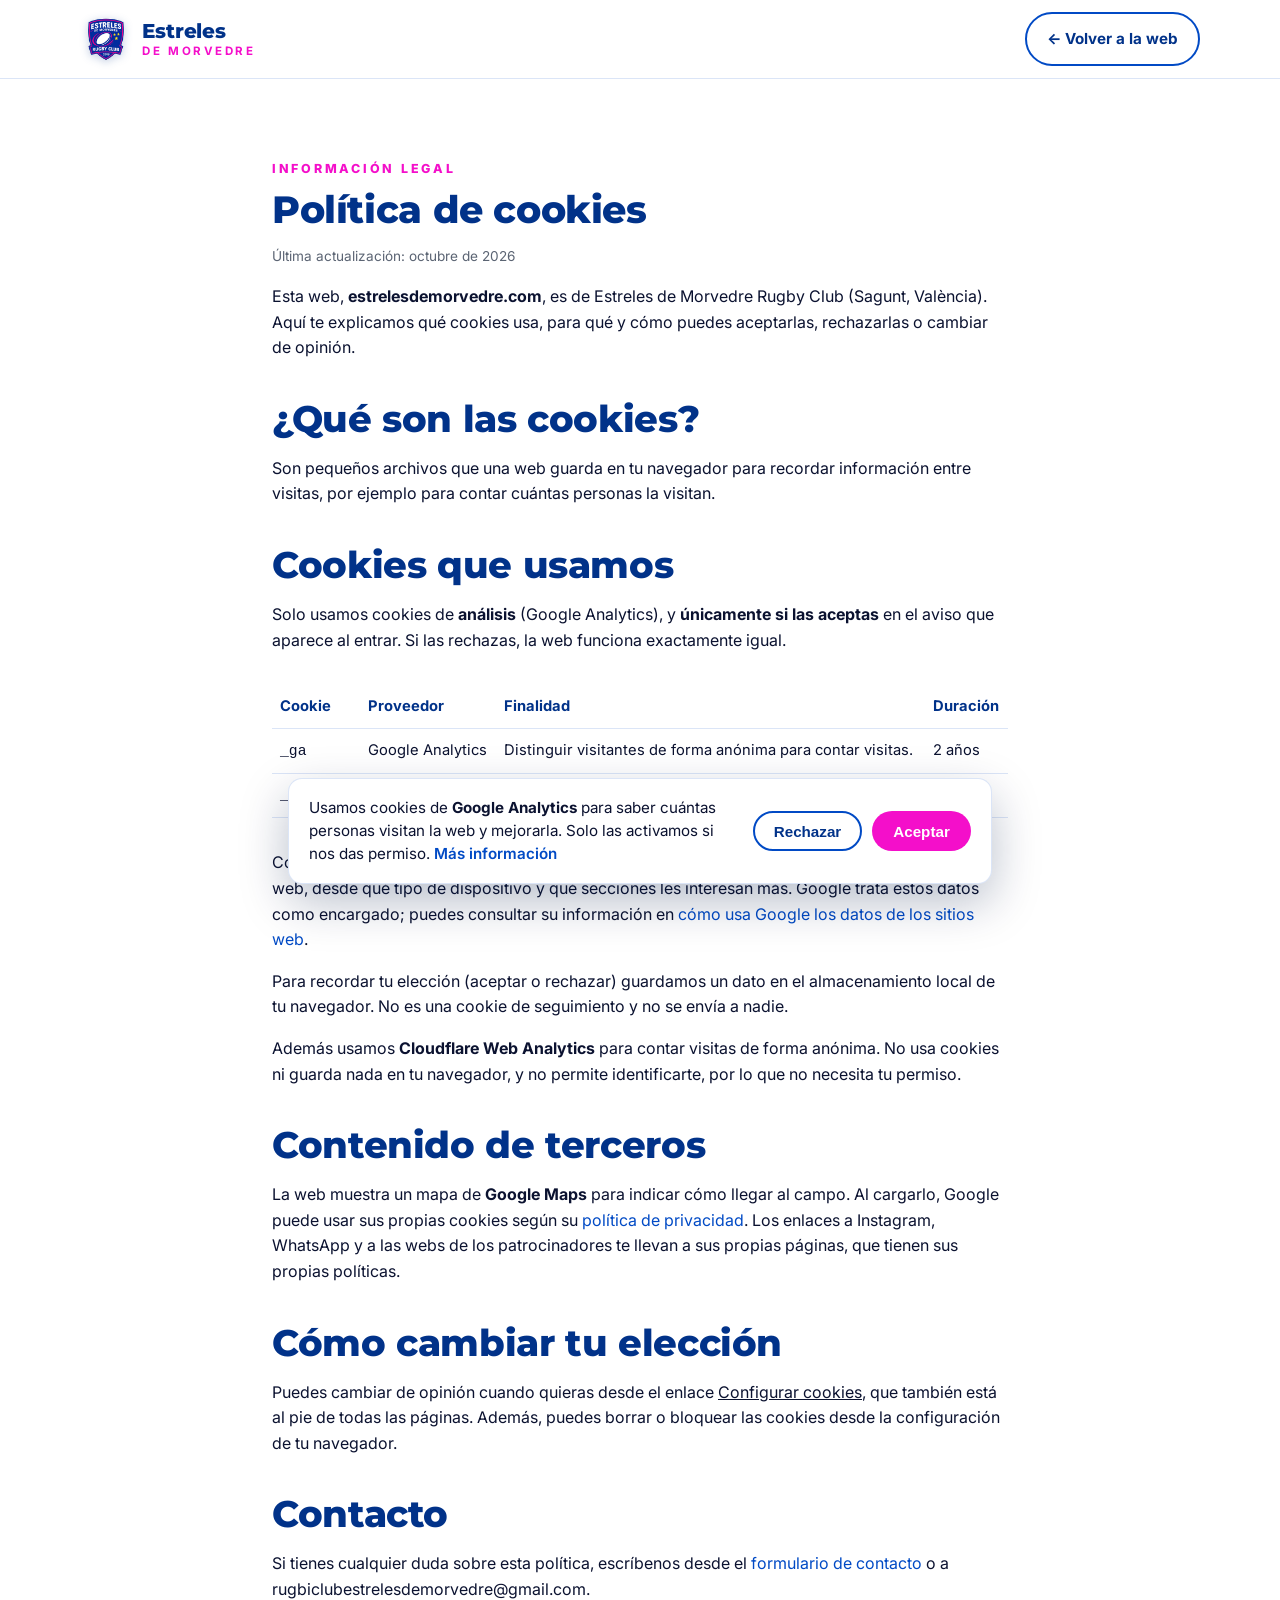
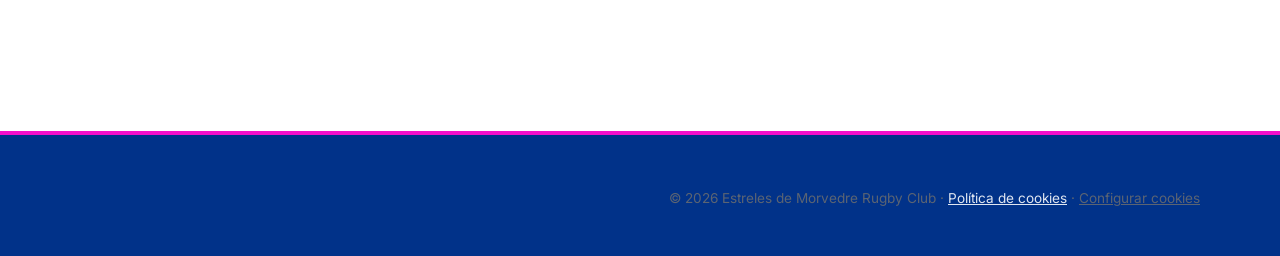
<file: cookies.html>
<!doctype html>
<html lang="es">
<head>
  <meta charset="utf-8" />
  <meta name="viewport" content="width=device-width, initial-scale=1" />
  <title>Política de cookies · Estreles de Morvedre Rugby Club</title>
  <meta name="description" content="Qué cookies usa la web de Estreles de Morvedre Rugby Club y cómo gestionarlas." />
  <meta name="theme-color" content="#014AC5" />
  <meta name="format-detection" content="email=no" />
  <meta name="robots" content="noindex, follow" />
  <link rel="canonical" href="https://estrelesdemorvedre.com/cookies.html" />
  <link rel="icon" href="favicon.ico" sizes="16x16 32x32 48x48" />
  <link rel="icon" href="favicon-192.png" type="image/png" sizes="192x192" />
  <link rel="apple-touch-icon" href="apple-touch-icon.png" />
  <link rel="preconnect" href="https://fonts.googleapis.com" />
  <link rel="preconnect" href="https://fonts.gstatic.com" crossorigin />
  <link href="https://fonts.googleapis.com/css2?family=Montserrat:wght@800&family=Inter:wght@400;500;700;800&display=swap" rel="stylesheet" />
  <link rel="stylesheet" href="assets/css/styles.css?v=202610171900" />
  <style>
    .legal { max-width: 46rem; }
    .legal h1 { font-family: var(--font-display); font-weight: 800; color: var(--blue-deep); font-size: clamp(1.8rem, 4vw, 2.4rem); line-height: 1.15; margin: .25rem 0 .5rem; letter-spacing: -.01em; }
    .legal h2 { margin-top: 2.25rem; }
    .legal table { width: 100%; border-collapse: collapse; margin: 1rem 0; font-size: .92rem; }
    .legal th, .legal td { text-align: left; padding: .6rem .5rem; border-bottom: 1px solid var(--line); vertical-align: top; }
    .legal th { color: var(--blue-deep); }
    .legal .table-wrap { overflow-x: auto; }
  </style>
</head>
<body>
  <header class="site-header">
    <div class="container nav-wrap">
      <a href="./" class="brand" aria-label="Estreles de Morvedre Rugby Club, inicio">
        <img class="brand-mark" src="assets/img/escudo.png" alt="" width="56" height="56" />
        <span class="brand-text">
          <strong>Estreles</strong>
          <em>de Morvedre</em>
        </span>
      </a>
      <a class="btn btn-ghost-blue" href="./">← Volver a la web</a>
    </div>
  </header>

  <main class="section">
    <div class="container legal">
      <p class="eyebrow">Información legal</p>
      <h1>Política de cookies</h1>
      <p class="muted small">Última actualización: octubre de 2026</p>

      <p>
        Esta web, <strong>estrelesdemorvedre.com</strong>, es de Estreles de
        Morvedre Rugby Club (Sagunt, València). Aquí te explicamos qué
        cookies usa, para qué y cómo puedes aceptarlas, rechazarlas o
        cambiar de opinión.
      </p>

      <h2>¿Qué son las cookies?</h2>
      <p>
        Son pequeños archivos que una web guarda en tu navegador para
        recordar información entre visitas, por ejemplo para contar cuántas
        personas la visitan.
      </p>

      <h2>Cookies que usamos</h2>
      <p>
        Solo usamos cookies de <strong>análisis</strong> (Google Analytics),
        y <strong>únicamente si las aceptas</strong> en el aviso que aparece
        al entrar. Si las rechazas, la web funciona exactamente igual.
      </p>
      <div class="table-wrap">
        <table>
          <thead>
            <tr><th>Cookie</th><th>Proveedor</th><th>Finalidad</th><th>Duración</th></tr>
          </thead>
          <tbody>
            <tr><td><code>_ga</code></td><td>Google Analytics</td><td>Distinguir visitantes de forma anónima para contar visitas.</td><td>2 años</td></tr>
            <tr><td><code>_ga_&lt;ID&gt;</code></td><td>Google Analytics</td><td>Mantener el estado de la visita (páginas vistas, duración).</td><td>2 años</td></tr>
          </tbody>
        </table>
      </div>
      <p>
        Con estas cookies sabemos, de forma agregada y sin identificarte,
        cuántas personas visitan la web, desde qué tipo de dispositivo y qué
        secciones les interesan más. Google trata estos datos como
        encargado; puedes consultar su información en
        <a href="https://policies.google.com/technologies/partner-sites" target="_blank" rel="noopener">cómo usa Google los datos de los sitios web</a>.
      </p>
      <p>
        Para recordar tu elección (aceptar o rechazar) guardamos un dato en
        el almacenamiento local de tu navegador. No es una cookie de
        seguimiento y no se envía a nadie.
      </p>
      <p>
        Además usamos <strong>Cloudflare Web Analytics</strong> para contar
        visitas de forma anónima. No usa cookies ni guarda nada en tu
        navegador, y no permite identificarte, por lo que no necesita tu
        permiso.
      </p>

      <h2>Contenido de terceros</h2>
      <p>
        La web muestra un mapa de <strong>Google Maps</strong> para indicar
        cómo llegar al campo. Al cargarlo, Google puede usar sus propias
        cookies según su
        <a href="https://policies.google.com/privacy" target="_blank" rel="noopener">política de privacidad</a>.
        Los enlaces a Instagram, WhatsApp y a las webs de los patrocinadores
        te llevan a sus propias páginas, que tienen sus propias políticas.
      </p>

      <h2>Cómo cambiar tu elección</h2>
      <p>
        Puedes cambiar de opinión cuando quieras desde el enlace
        <button type="button" class="link-button" data-cookie-settings>Configurar cookies</button>,
        que también está al pie de todas las páginas. Además, puedes borrar
        o bloquear las cookies desde la configuración de tu navegador.
      </p>

      <h2>Contacto</h2>
      <p>
        Si tienes cualquier duda sobre esta política, escríbenos desde el
        <a href="./#unete">formulario de contacto</a> o a
        rugbiclubestrelesdemorvedre@gmail.com.
      </p>
    </div>
  </main>

  <footer class="site-footer">
    <div class="container">
      <p class="muted small copyright">
        © <span id="year"></span> Estreles de Morvedre Rugby Club ·
        <a href="cookies.html">Política de cookies</a> ·
        <button type="button" class="link-button" data-cookie-settings>Configurar cookies</button>
      </p>
    </div>
  </footer>

  <div class="cookie-banner" id="cookie-banner" role="dialog" aria-live="polite" aria-label="Aviso de cookies" hidden>
    <p class="cookie-banner-text">
      Usamos cookies de <strong>Google Analytics</strong> para saber cuántas
      personas visitan la web y mejorarla. Solo las activamos si nos das
      permiso. <a href="cookies.html">Más información</a>
    </p>
    <div class="cookie-banner-actions">
      <button type="button" class="btn btn-ghost-blue" data-cookie-choice="denied">Rechazar</button>
      <button type="button" class="btn btn-primary" data-cookie-choice="granted">Aceptar</button>
    </div>
  </div>

  <script src="assets/js/main.js?v=202610171900" defer></script>
  <!-- Cloudflare Web Analytics (sin cookies: no necesita consentimiento) -->
  <script type="module" src="https://static.cloudflareinsights.com/beacon.min.js" data-cf-beacon='{"token": "bc0f9d43c5f0499fb3e775ff79171eba"}'></script>
</body>
</html>
</file>
<file: assets/css/styles.css>
:root {
  --font-display: "Montserrat", "Inter", system-ui, sans-serif;
  --blue: #014AC5;
  --blue-deep: #013289;
  --blue-ink: #00256b;
  --pink: #F40FCA;
  --pink-2: #c20ba2;
  --star: #FFD400;
  --ink: #0b1230;
  --paper: #ffffff;
  --paper-2: #f4f6fc;
  --muted: #5b6473;
  --line: rgba(1, 74, 197, 0.14);
  --radius: 14px;
  --shadow: 0 10px 30px rgba(1, 74, 197, 0.12);
  --container: 1120px;
}

* { box-sizing: border-box; }

html { scroll-behavior: smooth; }

body {
  margin: 0;
  font-family: "Inter", system-ui, -apple-system, "Segoe UI", Roboto, sans-serif;
  color: var(--ink);
  background: var(--paper);
  line-height: 1.6;
  -webkit-font-smoothing: antialiased;
}

img { max-width: 100%; display: block; }

a { color: var(--blue); text-decoration: none; }
a:hover { color: var(--pink); }

.container {
  width: min(100% - 2rem, var(--container));
  margin-inline: auto;
}

.skip-link {
  position: absolute;
  left: -9999px;
  top: 0;
  background: var(--blue);
  color: #fff;
  padding: .5rem 1rem;
  z-index: 1000;
}
.skip-link:focus { left: 1rem; top: 1rem; }

/* Header */
.site-header {
  position: sticky;
  top: 0;
  z-index: 50;
  background: rgba(255, 255, 255, 0.94);
  backdrop-filter: saturate(140%) blur(8px);
  border-bottom: 1px solid var(--line);
}

.nav-wrap {
  display: flex;
  align-items: center;
  justify-content: space-between;
  padding: .75rem 0;
  gap: 1rem;
}

.brand {
  display: inline-flex;
  align-items: center;
  gap: .65rem;
  color: var(--blue-deep);
}
.brand:hover { color: var(--blue-deep); }
.brand-mark {
  display: block;
  height: 52px;
  width: 52px;
  flex: none;
  object-fit: contain;
  filter: drop-shadow(0 2px 4px rgba(1, 50, 137, 0.22));
}
.brand-text { display: flex; flex-direction: column; line-height: 1; }
.brand-text strong {
  font-family: var(--font-display);
  font-weight: 800;
  font-size: 1.25rem;
  letter-spacing: -.01em;
  color: var(--blue-deep);
  line-height: 1.15;
}
.brand-text em {
  font-style: normal;
  font-size: .72rem;
  letter-spacing: .22em;
  text-transform: uppercase;
  color: var(--pink);
  margin-top: .2rem;
  font-weight: 700;
}

.primary-nav ul {
  list-style: none;
  display: flex;
  gap: 1.4rem;
  margin: 0; padding: 0;
}
.primary-nav a {
  font-weight: 600;
  font-size: .95rem;
  padding: .35rem 0;
  color: var(--blue-deep);
  border-bottom: 2px solid transparent;
  transition: border-color .15s ease, color .15s ease;
}
.primary-nav a:hover {
  border-color: var(--pink);
  color: var(--pink);
}

.has-dropdown { position: relative; }
.primary-nav .dropdown {
  list-style: none;
  margin: 0;
  padding: 0;
}
@media (min-width: 801px) {
  .has-dropdown .dropdown {
    position: absolute;
    top: 100%;
    left: 0;
    display: none;
    flex-direction: column;
    min-width: 190px;
    background: #fff;
    border: 1px solid var(--line);
    border-radius: 10px;
    box-shadow: var(--shadow);
    padding: .4rem 0;
    z-index: 60;
  }
  .has-dropdown:hover .dropdown,
  .has-dropdown:focus-within .dropdown {
    display: flex;
  }
  .has-dropdown .dropdown a {
    padding: .55rem 1rem;
    border-bottom: 0;
    white-space: nowrap;
  }
}

.nav-toggle {
  display: none;
  background: none;
  border: 0;
  padding: .5rem;
  cursor: pointer;
}
.nav-toggle span {
  display: block;
  width: 24px;
  height: 2px;
  background: var(--blue-deep);
  margin: 5px 0;
  transition: transform .2s ease, opacity .2s ease;
}
.nav-toggle[aria-expanded="true"] span:nth-child(1) { transform: translateY(7px) rotate(45deg); }
.nav-toggle[aria-expanded="true"] span:nth-child(2) { opacity: 0; }
.nav-toggle[aria-expanded="true"] span:nth-child(3) { transform: translateY(-7px) rotate(-45deg); }

@media (max-width: 800px) {
  .nav-toggle { display: block; }
  .primary-nav {
    position: absolute;
    inset: 100% 0 auto 0;
    background: var(--paper);
    border-bottom: 1px solid var(--line);
    box-shadow: var(--shadow);
    max-height: 0;
    overflow: hidden;
    transition: max-height .25s ease;
  }
  .primary-nav.open { max-height: 480px; overflow-y: auto; }
  .primary-nav ul {
    flex-direction: column;
    padding: 1rem;
    gap: .25rem;
  }
  .primary-nav a {
    display: block;
    padding: .65rem 0;
    border-bottom: 1px solid var(--line);
  }
  .has-dropdown .dropdown {
    padding-left: 1rem;
  }
  .has-dropdown .dropdown a {
    font-size: .88rem;
  }
}

/* Hero */
.hero {
  position: relative;
  isolation: isolate;
  color: #fff;
  padding: 7rem 0 6rem;
  min-height: 600px;
  overflow: hidden;
  display: flex;
  align-items: center;
}
.hero-bg {
  position: absolute;
  inset: 0;
  z-index: -2;
  background-image:
    url("../img/hero-team.jpg"),
    linear-gradient(160deg, var(--blue) 0%, var(--blue-deep) 100%);
  background-size: cover, auto;
  background-position: center 40%, center;
  background-repeat: no-repeat;
  transform-origin: center;
  animation: hero-kenburns 22s ease-in-out alternate infinite;
}
.hero::before {
  content: "";
  position: absolute;
  inset: 0;
  z-index: -1;
  pointer-events: none;
  background:
    linear-gradient(180deg, rgba(0, 18, 60, .55) 0%, rgba(0, 18, 60, .35) 35%, rgba(0, 18, 60, .78) 100%),
    radial-gradient(900px 480px at 100% 100%, rgba(244, 15, 202, .28), transparent 60%);
}
@keyframes hero-kenburns {
  from { transform: scale(1) translate(0, 0); }
  to   { transform: scale(1.06) translate(-1%, -1.5%); }
}
@media (prefers-reduced-motion: reduce) {
  .hero-bg { animation: none; }
}

.hero-inner { max-width: 760px; }
.eyebrow {
  text-transform: uppercase;
  letter-spacing: .22em;
  font-size: .78rem;
  color: var(--star);
  margin: 0 0 .6rem;
  font-weight: 800;
}
.hero h1 {
  font-family: var(--font-display);
  font-weight: 800;
  font-size: clamp(2.34rem, 6.24vw, 4.68rem);
  line-height: 1.05;
  letter-spacing: -.01em;
  margin: 0 0 1rem;
  text-shadow: 0 2px 18px rgba(0, 18, 60, .45);
}
.hero h1 .accent {
  background: linear-gradient(90deg, #ffffff 0%, var(--star) 60%, var(--pink) 100%);
  -webkit-background-clip: text;
  background-clip: text;
  color: transparent;
}
.hero .lead {
  font-size: 1.15rem;
  max-width: 56ch;
  color: rgba(255,255,255,.92);
  margin: 0 0 2rem;
  text-shadow: 0 1px 8px rgba(0, 18, 60, .5);
}
.cta-row { display: flex; flex-wrap: wrap; gap: .75rem; }

.btn {
  display: inline-flex;
  align-items: center;
  gap: .5rem;
  font-weight: 700;
  font-size: .95rem;
  padding: .8rem 1.25rem;
  border-radius: 999px;
  border: 2px solid transparent;
  cursor: pointer;
  transition: transform .1s ease, background .15s ease, color .15s ease, border-color .15s ease;
}
.btn:active { transform: translateY(1px); }
.btn-primary {
  background: var(--pink);
  color: #fff;
}
.btn-primary:hover { background: var(--pink-2); color: #fff; }
.btn-ghost {
  border-color: rgba(255,255,255,.55);
  color: #fff;
}
.btn-ghost:hover { border-color: var(--star); color: var(--star); }

/* Sections */
.section { padding: 5rem 0; scroll-margin-top: 70px; }
.anchor-alias {
  display: block;
  position: relative;
  top: -70px;
  height: 0;
}
.section-alt { background: var(--paper-2); }
.section h2 {
  font-family: var(--font-display);
  font-weight: 800;
  font-size: clamp(1.56rem, 3.43vw, 2.34rem);
  letter-spacing: -.01em;
  margin: 0 0 1rem;
  color: var(--blue-deep);
  line-height: 1.15;
}
.section .eyebrow { color: var(--pink); }

.two-col {
  display: grid;
  grid-template-columns: 1.1fr .9fr;
  gap: 3rem;
  align-items: start;
}
@media (max-width: 800px) {
  .two-col { grid-template-columns: 1fr; gap: 2rem; }
}

.bullets {
  margin: 1rem 0 1.5rem;
  padding: 0;
  list-style: none;
}
.bullets li {
  position: relative;
  padding-left: 1.5rem;
  margin: .35rem 0;
}
.bullets li::before {
  content: "★";
  position: absolute;
  left: 0;
  top: 0;
  color: var(--pink);
  font-size: .9rem;
}

.stats {
  display: grid;
  grid-template-columns: repeat(2, minmax(0, 1fr));
  gap: 1rem;
  background: #fff;
  padding: 1.25rem;
  border-radius: var(--radius);
  border: 1px solid var(--line);
  box-shadow: var(--shadow);
}
.stat {
  display: flex;
  flex-direction: column;
  padding: .75rem;
  border-radius: 10px;
  background: var(--paper-2);
}
.stat .num {
  font-family: var(--font-display);
  font-weight: 800;
  font-size: 1.87rem;
  color: var(--blue);
  line-height: 1;
}
.stat { min-width: 0; }
.stat .label {
  overflow-wrap: anywhere;
  hyphens: auto;
  font-size: .8rem;
  color: var(--muted);
  text-transform: uppercase;
  letter-spacing: .14em;
  margin-top: .25rem;
}

/* Cards */
.cards {
  display: grid;
  grid-template-columns: repeat(3, 1fr);
  gap: 1.25rem;
  margin-top: 1.75rem;
}
@media (max-width: 900px) { .cards { grid-template-columns: 1fr; } }
.card {
  background: #fff;
  border: 1px solid var(--line);
  border-radius: var(--radius);
  padding: 1.5rem;
  box-shadow: var(--shadow);
  transition: transform .15s ease, box-shadow .15s ease, border-color .15s ease;
  position: relative;
  overflow: hidden;
}
.card::before {
  content: "";
  position: absolute;
  inset: 0 0 auto 0;
  height: 4px;
  background: linear-gradient(90deg, var(--blue) 0%, var(--pink) 100%);
}
.card:hover { transform: translateY(-2px); box-shadow: 0 16px 36px rgba(1,74,197,.18); border-color: rgba(244,15,202,.25); }
.card h3 {
  font-family: var(--font-display);
  font-weight: 800;
  font-size: 1.25rem;
  letter-spacing: -.01em;
  margin: 0 0 .35rem;
  color: var(--blue-deep);
  line-height: 1.15;
}
.card p { margin: 0 0 1rem; color: #2c3645; }
.card-link { font-weight: 700; color: var(--pink); }
.card-link:hover { color: var(--pink-2); }

/* Matches */
.matches {
  margin-top: 1.5rem;
  display: grid;
  gap: .75rem;
}
.match {
  display: grid;
  grid-template-columns: auto minmax(0, 1fr) auto;
  gap: 1.25rem;
  align-items: center;
  background: #fff;
  border: 1px solid var(--line);
  border-radius: var(--radius);
  padding: 1rem 1.25rem;
  box-shadow: var(--shadow);
}
.match-date {
  display: flex;
  flex-direction: column;
  align-items: center;
  background: var(--blue);
  color: #fff;
  border-radius: 10px;
  padding: .5rem .75rem;
  min-width: 64px;
}
.match-date .day {
  font-family: var(--font-display);
  font-weight: 800;
  font-size: 1.33rem;
  line-height: 1;
}
.match-date .month {
  font-size: .72rem;
  letter-spacing: .18em;
  text-transform: uppercase;
  color: var(--star);
}
.match-info p { margin: .1rem 0; }
.match-comp { font-size: .8rem; color: var(--muted); text-transform: uppercase; letter-spacing: .14em; }
.match-teams { font-size: 1.05rem; }
.match-meta { color: var(--muted); font-size: .9rem; }
.badge {
  font-size: .75rem;
  font-weight: 700;
  letter-spacing: .12em;
  text-transform: uppercase;
  padding: .35rem .6rem;
  border-radius: 999px;
}
.badge-home { background: var(--pink); color: #fff; }
.badge-away { background: rgba(1,74,197,.1); color: var(--blue-deep); }
/* Partido aplazado: fecha pendiente */
.match-date--tbc { background: var(--paper-2); color: var(--blue-deep); border: 1px dashed var(--line); }
.match-date--tbc .month { color: var(--muted); letter-spacing: .08em; }
.match-status { color: var(--pink); }

@media (max-width: 600px) {
  .match { grid-template-columns: auto minmax(0, 1fr); }
  .match .badge { grid-column: 2; justify-self: start; }
}

/* Quote */
.quote {
  background: var(--blue-deep);
  color: #fff;
  border-radius: var(--radius);
  padding: 2rem;
  position: relative;
  overflow: hidden;
}
.quote::before {
  content: "“";
  position: absolute;
  top: -.4rem;
  left: .8rem;
  font-size: 7rem;
  color: var(--pink);
  line-height: 1;
  opacity: .55;
  font-family: Georgia, serif;
}
.quote blockquote {
  margin: 0 0 1rem;
  font-size: 1.15rem;
  font-style: italic;
  position: relative;
}
.quote cite {
  font-style: normal;
  color: var(--star);
  font-size: .9rem;
  letter-spacing: .04em;
}

/* Contact */
.contact-list {
  list-style: none;
  padding: 0;
  margin: 1rem 0 0;
  display: grid;
  gap: .5rem;
}
.contact-list li {
  display: grid;
  grid-template-columns: 130px minmax(0, 1fr);
  gap: 1rem;
  padding: .6rem 0;
  border-bottom: 1px dashed var(--line);
}
.contact-list li > a,
.contact-list .contact-email {
  overflow-wrap: anywhere;
}
.contact-list span {
  text-transform: uppercase;
  letter-spacing: .14em;
  font-size: .78rem;
  color: var(--muted);
}

.contact-form {
  background: #fff;
  border: 1px solid var(--line);
  border-radius: var(--radius);
  padding: 1.5rem;
  box-shadow: var(--shadow);
  display: grid;
  gap: 1rem;
}
.contact-form label {
  display: flex;
  flex-direction: column;
  gap: .35rem;
  font-size: .85rem;
  font-weight: 600;
  color: var(--blue-deep);
}
.contact-form input,
.contact-form textarea {
  font: inherit;
  padding: .7rem .85rem;
  border: 1px solid var(--line);
  border-radius: 10px;
  background: var(--paper-2);
  color: var(--ink);
  transition: border-color .15s ease, box-shadow .15s ease;
}
.contact-form input:focus,
.contact-form textarea:focus {
  outline: none;
  border-color: var(--pink);
  box-shadow: 0 0 0 3px rgba(244, 15, 202, .22);
}

.form-honey {
  position: absolute;
  left: -9999px;
  width: 1px;
  height: 1px;
  opacity: 0;
}
.form-status {
  margin: 0;
  padding: .75rem 1rem;
  border-radius: 10px;
  font-size: .95rem;
  font-weight: 600;
  overflow-wrap: anywhere;
}
.form-status--ok { background: rgba(37, 211, 102, .12); color: #0f6b35; }
.form-status--error { background: rgba(244, 15, 202, .1); color: #8a0a73; }
.contact-form button[disabled] { opacity: .7; cursor: progress; }

.form-actions {
  display: flex;
  flex-wrap: wrap;
  gap: .6rem;
}
.btn-whatsapp {
  background: #25D366;
  color: #fff;
  border: 2px solid transparent;
}
.btn-whatsapp:hover {
  background: #1ebe57;
  color: #fff;
}

/* Floating WhatsApp pill */
.wa-float {
  position: fixed;
  right: 1rem;
  bottom: 1rem;
  z-index: 60;
  display: inline-flex;
  align-items: center;
  gap: .5rem;
  background: #25D366;
  color: #fff;
  font-weight: 700;
  font-size: .9rem;
  padding: .75rem 1rem;
  border-radius: 999px;
  box-shadow: 0 10px 25px rgba(37, 211, 102, .45);
  transition: transform .25s ease, box-shadow .15s ease, background .15s ease, opacity .25s ease;
}
.wa-float--hidden {
  opacity: 0;
  pointer-events: none;
  transform: translateY(24px) scale(.85);
}
.wa-float:hover,
.wa-float:focus-visible {
  background: #1ebe57;
  color: #fff;
  transform: translateY(-2px);
  box-shadow: 0 14px 30px rgba(37, 211, 102, .55);
  outline: none;
}
.wa-float svg { flex: none; }
@media (max-width: 600px) {
  .wa-float {
    bottom: max(1rem, env(safe-area-inset-bottom));
    right: max(1rem, env(safe-area-inset-right));
    padding: .75rem;
    border-radius: 999px;
    aspect-ratio: 1 / 1;
    width: 52px;
    height: 52px;
    justify-content: center;
  }
  .wa-float-label { display: none; }
}

/* Section heading block (used by Eventos & Patrocinadores) */
.section-head { max-width: 65ch; margin-bottom: 2rem; }
.section-lead { font-size: 1.05rem; margin-top: .25rem; }

/* Events */
.event {
  background: #fff;
  border: 1px solid var(--line);
  border-radius: var(--radius);
  overflow: hidden;
  box-shadow: var(--shadow);
  display: grid;
  grid-template-columns: 1fr;
  position: relative;
}
.event::before {
  content: "";
  position: absolute;
  inset: 0 0 auto 0;
  height: 4px;
  background: linear-gradient(90deg, var(--blue) 0%, var(--pink) 100%);
  z-index: 1;
}
.event-media {
  position: relative;
  aspect-ratio: 16 / 9;
  background-image:
    url("../img/event-1.jpg"),
    linear-gradient(135deg, var(--blue) 0%, var(--blue-deep) 60%, var(--pink) 130%);
  background-size: cover, auto;
  background-position: center, center;
  background-repeat: no-repeat;
}
.event-tag {
  position: absolute;
  top: 1rem;
  left: 1rem;
  background: var(--pink);
  color: #fff;
  font-size: .72rem;
  font-weight: 800;
  letter-spacing: .14em;
  text-transform: uppercase;
  padding: .35rem .65rem;
  border-radius: 999px;
  z-index: 2;
}
.event-tag-past {
  background: var(--blue);
}
.event-media-photo {
  background: var(--paper-2);
  overflow: hidden;
}
.event-media-photo img {
  width: 100%;
  height: 100%;
  object-fit: cover;
  display: block;
}

/* Event gallery */
.event-gallery {
  margin-top: 2.5rem;
  padding-top: 2rem;
  border-top: 1px solid var(--line);
  scroll-margin-top: 80px;
}
.event-gallery-head { margin-bottom: 1rem; }
.event-gallery-head h4 {
  font-family: var(--font-display);
  font-weight: 800;
  font-size: 1.17rem;
  letter-spacing: -.01em;
  color: var(--blue-deep);
  margin: 0 0 .15rem;
  line-height: 1.15;
}

/* Crónicas (event past editions) — mobile first */
.cronicas {
  display: grid;
  gap: 1.5rem;
}
.cronica {
  background: #fff;
  border: 1px solid var(--line);
  border-radius: var(--radius);
  overflow: hidden;
  box-shadow: var(--shadow);
  padding: 1.5rem 1.25rem;
  display: grid;
  gap: 1.1rem;
  position: relative;
}
.cronica::before {
  content: "";
  position: absolute;
  inset: 0 0 auto 0;
  height: 4px;
  background: linear-gradient(90deg, var(--blue) 0%, var(--pink) 100%);
}
.cronica-head {
  display: grid;
  gap: .4rem;
}
.cronica-head .event-tag {
  position: static;
  width: fit-content;
}
.cronica-title {
  font-family: var(--font-display);
  font-weight: 800;
  font-size: clamp(1.48rem, 4.68vw, 2.03rem);
  letter-spacing: -.01em;
  color: var(--blue-deep);
  margin: 0;
  line-height: 1;
}
.cronica-meta {
  margin: 0;
  color: var(--muted);
  font-weight: 600;
  font-size: .92rem;
}
.cronica-hero {
  display: block;
  aspect-ratio: 16 / 10;
  border-radius: 10px;
  overflow: hidden;
  background: var(--paper-2);
}
.cronica-hero img {
  width: 100%;
  height: 100%;
  object-fit: cover;
  display: block;
  transition: transform .35s ease;
}
.cronica-hero:hover img { transform: scale(1.02); }
.cronica-desc {
  margin: 0;
  color: #2c3645;
  line-height: 1.55;
}
.cronica-photos { display: grid; gap: 1rem; }
.cronica-toggle { justify-self: start; }
.cronica-photos .gallery-grid[data-collapsed="true"] a:nth-child(n+7) {
  display: none;
}

@media (min-width: 700px) {
  .cronica { padding: 2rem; gap: 1.5rem; }
  .cronica-hero { aspect-ratio: 16 / 9; }
  .cronica-photos .gallery-grid { grid-template-columns: repeat(3, 1fr); }
  .cronica-photos .gallery-grid[data-collapsed="true"] a:nth-child(n+7) { display: none; }
}

@media (min-width: 1000px) {
  .cronicas { gap: 2rem; }
  .cronica { padding: 2.25rem 2.5rem; }
  .cronica-photos .gallery-grid { grid-template-columns: repeat(4, 1fr); }
  .cronica-photos .gallery-grid[data-collapsed="true"] a:nth-child(-n+8) { display: block; }
  .cronica-photos .gallery-grid[data-collapsed="true"] a:nth-child(n+9) { display: none; }
}

.gallery-grid {
  display: grid;
  grid-template-columns: repeat(2, 1fr);
  gap: .5rem;
}
@media (min-width: 600px) {
  .gallery-grid { grid-template-columns: repeat(3, 1fr); gap: .75rem; }
}
@media (min-width: 900px) {
  .gallery-grid { grid-template-columns: repeat(4, 1fr); }
}
.gallery-grid a {
  display: block;
  aspect-ratio: 1 / 1;
  overflow: hidden;
  border-radius: 10px;
  background: var(--paper-2);
  position: relative;
}
.gallery-grid img {
  width: 100%;
  height: 100%;
  object-fit: cover;
  display: block;
  transition: transform .3s ease, filter .2s ease;
}
.gallery-grid a:hover img,
.gallery-grid a:focus-visible img {
  transform: scale(1.05);
  filter: brightness(1.05);
}
.gallery-grid a::after {
  content: "↗";
  position: absolute;
  top: .5rem;
  right: .5rem;
  width: 28px;
  height: 28px;
  display: grid;
  place-items: center;
  background: rgba(1, 50, 137, .85);
  color: #fff;
  border-radius: 999px;
  font-size: .9rem;
  opacity: 0;
  transition: opacity .15s ease;
}
.gallery-grid a:hover::after,
.gallery-grid a:focus-visible::after {
  opacity: 1;
}

/* Lightbox (visor de fotos de galería) */
.lightbox {
  position: fixed;
  inset: 0;
  z-index: 1000;
  display: flex;
  align-items: center;
  justify-content: center;
  background: rgba(6, 8, 20, 0.92);
  animation: lightbox-fade .18s ease;
}
.lightbox[hidden] { display: none; }
@keyframes lightbox-fade {
  from { opacity: 0; }
  to { opacity: 1; }
}
.lightbox-stage {
  position: relative;
  width: min(92vw, 1100px);
  max-height: 90vh;
  display: grid;
  justify-items: center;
  gap: .75rem;
}
.lightbox-img {
  max-width: 100%;
  max-height: 82vh;
  width: auto;
  height: auto;
  object-fit: contain;
  border-radius: 8px;
  box-shadow: 0 20px 60px rgba(0, 0, 0, .5);
  background: #0b1230;
}
.lightbox-counter {
  margin: 0;
  color: #fff;
  font-weight: 600;
  font-size: .9rem;
  letter-spacing: .02em;
}
.lightbox-close,
.lightbox-nav {
  position: fixed;
  border: none;
  background: rgba(255, 255, 255, .12);
  color: #fff;
  cursor: pointer;
  display: grid;
  place-items: center;
  line-height: 1;
  transition: background .15s ease, transform .15s ease;
}
.lightbox-close:hover,
.lightbox-nav:hover {
  background: var(--pink);
}
.lightbox-close:focus-visible,
.lightbox-nav:focus-visible {
  outline: 2px solid var(--star);
  outline-offset: 2px;
}
.lightbox-close {
  top: 1rem;
  right: 1rem;
  width: 44px;
  height: 44px;
  border-radius: 999px;
  font-size: 1.6rem;
}
.lightbox-nav {
  top: 50%;
  transform: translateY(-50%);
  width: 48px;
  height: 48px;
  border-radius: 999px;
  font-size: 2rem;
}
.lightbox-nav:hover { transform: translateY(-50%) scale(1.08); }
.lightbox-prev { left: 1rem; }
.lightbox-next { right: 1rem; }
.lightbox-nav[hidden] { display: none; }

@media (min-width: 700px) {
  .lightbox-close { top: 1.5rem; right: 1.5rem; }
  .lightbox-prev { left: 1.5rem; }
  .lightbox-next { right: 1.5rem; }
}

.event-body {
  padding: 1.75rem;
  display: grid;
  align-content: start;
}
.event-when {
  margin: 0 0 .4rem;
  font-weight: 600;
  font-size: .9rem;
}
.event-title {
  font-family: var(--font-display);
  font-weight: 800;
  font-size: clamp(1.25rem, 2.34vw, 1.72rem);
  letter-spacing: -.01em;
  margin: 0 0 .35rem;
  color: var(--blue-deep);
  line-height: 1.15;
}
.event-location { margin: 0 0 .9rem; color: var(--muted); font-weight: 500; }
.event-desc { margin: 0 0 1.25rem; color: #2c3645; }
.event-cta { display: flex; gap: .6rem; flex-wrap: wrap; }

@media (min-width: 800px) {
  .event-featured { grid-template-columns: 5fr 7fr; }
  .event-featured .event-media { aspect-ratio: auto; min-height: 100%; }
  .event-body { padding: 2.25rem 2.5rem; }
}

.btn-ghost-blue {
  border-color: var(--blue);
  color: var(--blue-deep);
  background: transparent;
}
.btn-ghost-blue:hover {
  border-color: var(--pink);
  color: var(--pink);
}

/* Categorías inferiores subsections */
.subsection { scroll-margin-top: 90px; }
.subsection + .subsection { margin-top: 3rem; }
.section-photo {
  display: block;
  width: 100%;
  height: auto;
  aspect-ratio: 4 / 3;
  object-fit: cover;
  border-radius: var(--radius);
  box-shadow: var(--shadow);
}
/* Mantiene visible la firma del fotógrafo (abajo a la derecha) al recortar a 4:3 */
.section-photo-right { object-position: right center; }
.media-placeholder {
  aspect-ratio: 4 / 3;
  border-radius: var(--radius);
  border: 1px dashed var(--line);
  background: var(--paper-2);
  display: grid;
  place-items: center;
  color: var(--muted);
  font-weight: 600;
  text-align: center;
}
.cronica-upcoming { margin-bottom: 1.5rem; }

/* Sponsors */
.sponsors-intro {
  font-size: 1.1rem;
  line-height: 1.65;
  max-width: 70ch;
  color: #2c3645;
  margin: 0 0 2.25rem;
}
.sponsors-intro strong { color: var(--blue-deep); }

.sponsor-grid {
  display: grid;
  grid-template-columns: repeat(2, minmax(0, 1fr));
  gap: 1rem;
}
@media (min-width: 600px) { .sponsor-grid { grid-template-columns: repeat(3, minmax(0, 1fr)); } }
@media (min-width: 900px) { .sponsor-grid { grid-template-columns: repeat(4, minmax(0, 1fr)); } }

.sponsor {
  background: #fff;
  border: 1px solid var(--line);
  border-radius: var(--radius);
  padding: 1.25rem;
  aspect-ratio: 4 / 3;
  display: grid;
  place-items: center;
  text-align: center;
  text-decoration: none;
  color: var(--blue-deep);
  transition: transform .15s ease, border-color .15s ease, box-shadow .15s ease;
}
.sponsor:hover {
  transform: translateY(-2px);
  border-color: rgba(244, 15, 202, .35);
  box-shadow: 0 12px 28px rgba(1, 74, 197, .14);
}
/* Cada logo lleva su --w (en index.html), calculado para que todos
   ocupen más o menos la misma superficie sea cual sea su proporción. */
.sponsor img {
  width: var(--w, 70%);
  height: auto;
}
.sponsor-name {
  font-family: var(--font-display);
  font-weight: 800;
  font-size: 1.09rem;
  letter-spacing: -.01em;
  color: var(--muted);
  margin: 0;
  line-height: 1.15;
}

.sponsor-cta {
  background: linear-gradient(135deg, var(--blue) 0%, var(--blue-deep) 100%);
  color: #fff;
  border: 0;
  padding: 1.25rem;
  display: flex;
  flex-direction: column;
  justify-content: center;
  align-items: center;
}
.sponsor-cta:hover { color: var(--star); border-color: transparent; }
.sponsor-cta .sponsor-cta-title {
  font-family: var(--font-display);
  font-weight: 800;
  font-size: 1.17rem;
  letter-spacing: -.01em;
  margin: 0 0 .25rem;
  color: inherit;
  line-height: 1.15;
}
.sponsor-cta .sponsor-cta-text {
  font-size: .85rem;
  line-height: 1.4;
  color: rgba(255, 255, 255, .85);
  margin: 0;
}
.sponsor-cta:hover .sponsor-cta-text { color: rgba(255, 255, 255, .95); }
@media (max-width: 599px) {
  /* Que la tarjeta de patrocinio no quede más alta que las de los logos */
  .sponsor-cta { padding: .75rem; }
  .sponsor-cta .sponsor-cta-title { font-size: .95rem; }
  .sponsor-cta .sponsor-cta-text { font-size: .75rem; }
}

/* Map */
.map-block {
  margin-top: 3rem;
  padding-top: 2rem;
  border-top: 1px solid var(--line);
}
.map-head {
  display: flex;
  flex-direction: column;
  align-items: flex-start;
  gap: 1rem;
  margin-bottom: 1.25rem;
}
.map-head .eyebrow { margin-bottom: .35rem; }
.map-title {
  font-family: var(--font-display);
  font-weight: 800;
  font-size: clamp(1.17rem, 2.65vw, 1.56rem);
  letter-spacing: -.01em;
  color: var(--blue-deep);
  margin: 0;
  line-height: 1.15;
}
.map-embed {
  position: relative;
  width: 100%;
  aspect-ratio: 4 / 3;
  border-radius: var(--radius);
  overflow: hidden;
  border: 1px solid var(--line);
  box-shadow: var(--shadow);
  background: var(--paper-2);
}
.map-embed iframe {
  position: absolute;
  inset: 0;
  width: 100%;
  height: 100%;
  border: 0;
}
@media (min-width: 700px) {
  .map-head {
    flex-direction: row;
    align-items: flex-end;
    justify-content: space-between;
  }
  .map-embed { aspect-ratio: 16 / 9; }
}

/* Footer */
.site-footer {
  background: var(--blue-deep);
  color: rgba(255,255,255,.88);
  padding: 2.5rem 0 2rem;
  margin-top: 2rem;
  border-top: 4px solid var(--pink);
}
.site-footer a { color: rgba(255,255,255,.88); }
.site-footer a:hover { color: var(--star); }
.footer-map {
  margin: .9rem 0 0;
  display: grid;
  gap: .5rem;
}
.footer-map iframe {
  display: block;
  width: 100%;
  aspect-ratio: 16 / 9;
  border: 0;
  border-radius: 10px;
  filter: saturate(.9);
}
.footer-map-link {
  justify-self: start;
  font-weight: 600;
}
.footer-social {
  display: flex;
  align-items: center;
  justify-content: space-between;
  gap: 1rem;
  margin: .9rem 0 0;
  font-size: .85rem;
  font-weight: 600;
  color: rgba(255,255,255,.88);
}
.footer-social a {
  display: grid;
  place-items: center;
  width: 34px;
  height: 34px;
  border-radius: 999px;
  background: rgba(255,255,255,.1);
  transition: background .15s ease, color .15s ease;
  flex-shrink: 0;
}
.footer-social a:hover,
.footer-social a:focus-visible {
  background: var(--pink);
  color: #fff;
}
.footer-grid {
  display: grid;
  grid-template-columns: 1.2fr 1fr 1fr;
  gap: 2rem;
  align-items: start;
}
.site-footer nav ul {
  list-style: none;
  padding: 0;
  margin: 0;
  display: grid;
  gap: .35rem;
}
.footer-brand-mark {
  height: 40px;
  width: 40px;
}
.small-brand strong {
  font-family: var(--font-display);
  font-weight: 800;
  font-size: 0.94rem;
  letter-spacing: -.01em;
  color: #fff;
  line-height: 1.15;
}
.small-brand em {
  font-style: normal;
  font-size: .72rem;
  letter-spacing: .22em;
  text-transform: uppercase;
  color: var(--star);
  margin-left: .4rem;
}
.copyright { align-self: end; text-align: right; }

@media (max-width: 700px) {
  .footer-grid { grid-template-columns: 1fr; }
  .copyright { text-align: left; }
}

.muted { color: var(--muted); }
.small { font-size: .85rem; }

/* Aviso de cookies */
.cookie-banner {
  position: fixed;
  left: 1rem;
  right: 1rem;
  bottom: 1rem;
  z-index: 80;
  max-width: 44rem;
  margin: 0 auto;
  background: #fff;
  color: var(--ink);
  border: 1px solid var(--line);
  border-radius: var(--radius);
  box-shadow: 0 18px 48px rgba(1, 25, 70, .28);
  padding: 1.1rem 1.25rem;
  display: grid;
  gap: .9rem;
}
.cookie-banner[hidden] { display: none; }
.cookie-banner-text { margin: 0; font-size: .95rem; line-height: 1.5; }
.cookie-banner-text a { color: var(--blue); font-weight: 600; }
.cookie-banner-actions { display: flex; flex-wrap: wrap; gap: .6rem; justify-content: flex-end; }
.cookie-banner-actions .btn { padding: .6rem 1.2rem; }
@media (min-width: 720px) {
  .cookie-banner { grid-template-columns: 1fr auto; align-items: center; }
}
.link-button {
  background: none;
  border: 0;
  padding: 0;
  font: inherit;
  color: inherit;
  text-decoration: underline;
  cursor: pointer;
}
.site-footer .link-button:hover { color: var(--star); }
.site-footer .copyright a { text-decoration: underline; }
</file>
